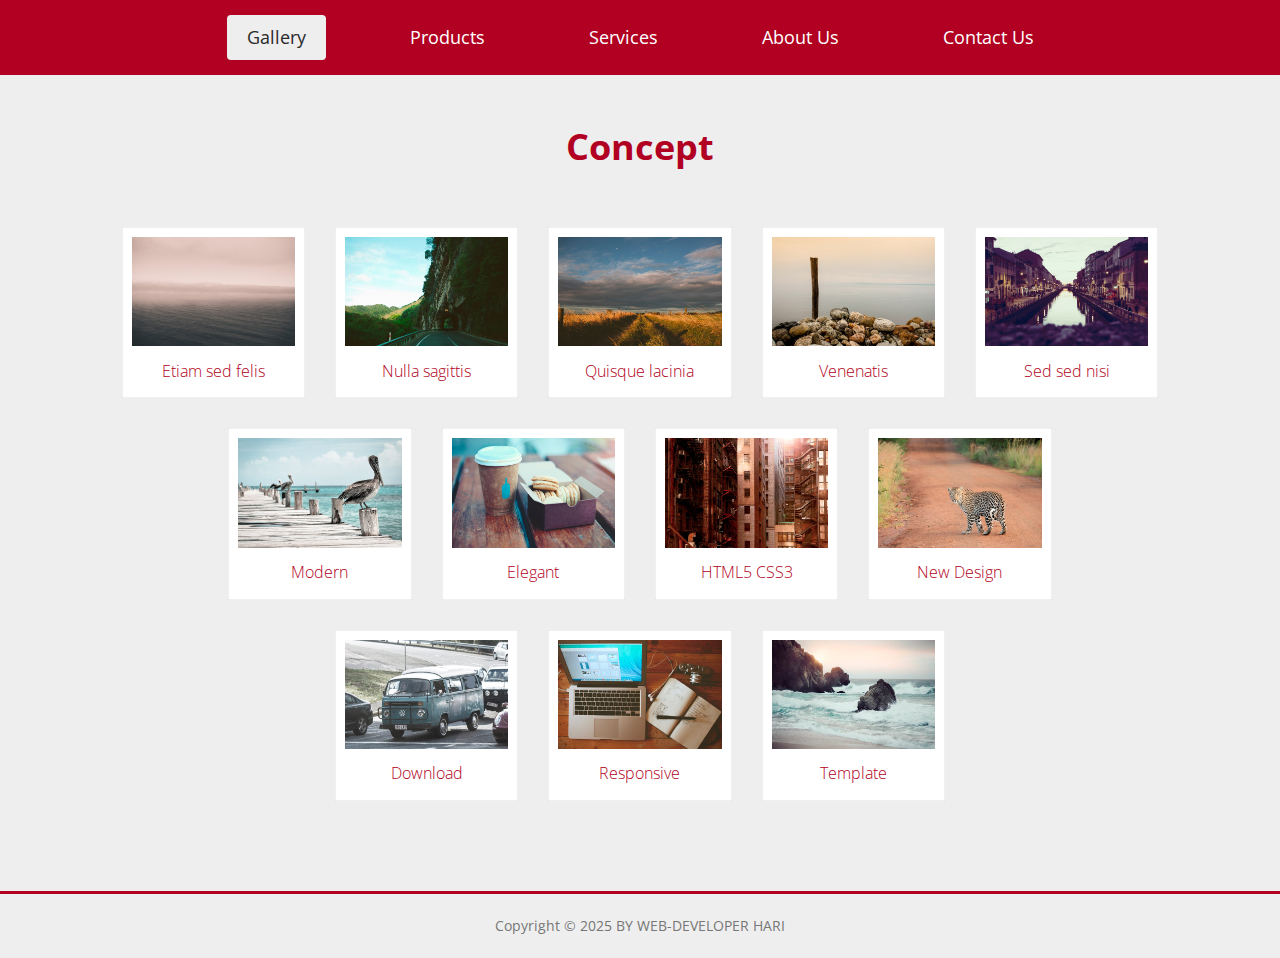
<file: GALLERY WEBSITE/index.html>
<!DOCTYPE html>
<!--[if lt IE 7]> <html class="no-js lt-ie9 lt-ie8 lt-ie7" lang="en"> 
<![endif]-->
<!--[if IE 7]> <html class="no-js lt-ie9 lt-ie8" lang="en"> 
<![endif]-->
<!--[if IE 8]> <html class="no-js lt-ie9" lang="en"> <![endif]-->
<!--[if gt IE 8]><!--> <html class="no-js" lang="en"> <!--<![endif]-->
<head>

	<title>IMAGE-GALLERY BY HARISH</title>
    <meta name="keywords" content="" />
	<meta name="description" content="" />
<!-- 
Concept Template 

-->
    <meta name="viewport" content="width=device-width, initial-scale=1.0">
    <meta charset="UTF-8">

    <link href='http://fonts.googleapis.com/css?family=Open+Sans:400italic,600italic,700italic,400,600,700,800' rel='stylesheet' type='text/css'>

	<!-- CSS Bootstrap & Custom -->
    <link rel="stylesheet" href="css/bootstrap.min.css">
    <link rel="stylesheet" href="css/animate.css">
    <link rel="stylesheet" href="css/font-awesome.min.css">
	<link rel="stylesheet" href="css/templatemo_misc.css">

	<!-- Main CSS -->
	<link rel="stylesheet" href="css/templatemo_style.css">

	<!-- Favicons -->
    <link rel="shortcut icon" href="images/ico/favicon.ico">

</head>
<body>
	

	<div class="site-header">
		<div class="main-navigation">
			<div class="responsive_menu">
				<ul>
					<li><a class="show-1 templatemo_home" href="#">Gallery</a></li>
					<li><a class="show-2 templatemo_page2" href="#">Products</a></li>
					<li><a class="show-3 templatemo_page3" href="#">Services</a></li>
					<li><a class="show-4 templatemo_page4" href="#">About Us</a></li>
					<li><a class="show-5 templatemo_page5" href="#">Contact Us</a></li>
				</ul>
			</div>
			<div class="container">
				<div class="row">
					<div class="col-md-12 responsive-menu">
						<a href="#" class="menu-toggle-btn">
				            <i class="fa fa-bars"></i>
				        </a>
					</div> <!-- /.col-md-12 -->
					<div class="col-md-12 main_menu">
						<ul>
							<li><a class="show-1 templatemo_home" href="#">Gallery</a></li>
							<li><a class="show-2 templatemo_page2" href="#">Products</a></li>
							<li><a class="show-3 templatemo_page3" href="#">Services</a></li>
							<li><a class="show-4 templatemo_page4" href="#">About Us</a></li>
							<li><a class="show-5 templatemo_page5" href="#">Contact Us</a></li>
						</ul>
					</div> <!-- /.col-md-12 -->
				</div> <!-- /.row -->
			</div> <!-- /.container -->
		</div> <!-- /.main-navigation -->
		<div class="container">
			<div class="row">
				<div class="col-md-12 text-center">
					<a href="#" class="templatemo_logo">
						<h1>Concept</h1>
					</a> <!-- /.logo -->
				</div> <!-- /.col-md-12 -->
			</div> <!-- /.row -->
		</div> <!-- /.container -->
	</div> <!-- /.site-header -->
	
	<div id="menu-container">

		<div class="content homepage" id="menu-1">
			<div class="container-fluid">
				<div class="row">
					<div class="col-md-2 col-sm-6 col-md-offset-1">
						<div class="gallery-item">
								<img src="images/gallery/gallery-item1.jpg" alt="image 1">
								<div class="overlay">
									<a href="images/gallery/gallery-item1.jpg" data-rel="lightbox" class="fa fa-expand"></a>
								</div>
							<div class="content-gallery">
								<h3>Etiam sed felis</h3>
							</div>
						</div> <!-- /.gallery-item -->
					</div> <!-- /.col-md-2 -->
					<div class="col-md-2 col-sm-6">
						<div class="gallery-item">
							<div class="image">
								<div class="overlay">
									<a href="images/gallery/gallery-item2.jpg" data-rel="lightbox" class="fa fa-expand"></a>
								</div>
								<img src="images/gallery/gallery-item2.jpg" alt="image 2">
							</div>
							<div class="content-gallery">
								<h3>Nulla sagittis</h3>
							</div>
						</div> <!-- /.gallery-item -->
					</div> <!-- /.col-md-2 -->
					<div class="col-md-2 col-sm-6">
						<div class="gallery-item">
							<div class="image">
								<div class="overlay">
									<a href="images/gallery/gallery-item3.jpg" data-rel="lightbox" class="fa fa-expand"></a>
								</div>
								<img src="images/gallery/gallery-item3.jpg" alt="image 3">
							</div>
							<div class="content-gallery">
								<h3>Quisque lacinia</h3>
							</div>
						</div> <!-- /.gallery-item -->
					</div> <!-- /.col-md-2 -->
					<div class="col-md-2 col-sm-6">
						<div class="gallery-item">
							<div class="image">
								<div class="overlay">
									<a href="images/gallery/gallery-item4.jpg" data-rel="lightbox" class="fa fa-expand"></a>
								</div>
								<img src="images/gallery/gallery-item4.jpg" alt="image 4">
							</div>
							<div class="content-gallery">
								<h3>Venenatis</h3>
							</div>
						</div> <!-- /.gallery-item -->
					</div> <!-- /.col-md-2 -->
					<div class="col-md-2 col-sm-6">
						<div class="gallery-item">
							<div class="image">
								<div class="overlay">
									<a href="images/gallery/gallery-item5.jpg" data-rel="lightbox" class="fa fa-expand"></a>
								</div>
								<img src="images/gallery/gallery-item5.jpg" alt="image 5">
							</div>
							<div class="content-gallery">
								<h3>Sed sed nisi</h3>
							</div>
						</div> <!-- /.gallery-item -->
					</div> <!-- /.col-md-2 -->
					<div class="col-md-2 col-sm-6 col-md-offset-2">
						<div class="gallery-item">
							<div class="image">
								<div class="overlay">
									<a href="images/gallery/gallery-item6.jpg" data-rel="lightbox" class="fa fa-expand"></a>
								</div>
								<img src="images/gallery/gallery-item6.jpg" alt="image 6">
							</div>
							<div class="content-gallery">
								<h3>Modern</h3>
							</div>
						</div> <!-- /.gallery-item -->
					</div> <!-- /.col-md-2 -->
					<div class="col-md-2 col-sm-6">
						<div class="gallery-item">
							<div class="image">
								<div class="overlay">
									<a href="images/gallery/gallery-item7.jpg" data-rel="lightbox" class="fa fa-expand"></a>
								</div>
								<img src="images/gallery/gallery-item7.jpg" alt="image 7">
							</div>
							<div class="content-gallery">
								<h3>Elegant</h3>
							</div>
						</div> <!-- /.gallery-item -->
					</div> <!-- /.col-md-2 -->
					<div class="col-md-2 col-sm-6">
						<div class="gallery-item">
							<div class="image">
								<div class="overlay">
									<a href="images/gallery/gallery-item8.jpg" data-rel="lightbox" class="fa fa-expand"></a>
								</div>
								<img src="images/gallery/gallery-item8.jpg" alt="image 8">
							</div>
							<div class="content-gallery">
								<h3>HTML5 CSS3</h3>
							</div>
						</div> <!-- /.gallery-item -->
					</div> <!-- /.col-md-2 -->
					<div class="col-md-2 col-sm-6">
						<div class="gallery-item">
							<div class="image">
								<div class="overlay">
									<a href="images/gallery/gallery-item9.jpg" data-rel="lightbox" class="fa fa-expand"></a>
								</div>
								<img src="images/gallery/gallery-item9.jpg" alt="image 9">
							</div>
							<div class="content-gallery">
								<h3>New Design</h3>
							</div>
						</div> <!-- /.gallery-item -->
					</div> <!-- /.col-md-2 -->
					<div class="col-md-2 col-sm-6 col-md-offset-3">
						<div class="gallery-item">
							<div class="image">
								<div class="overlay">
									<a href="images/gallery/gallery-item10.jpg" data-rel="lightbox" class="fa fa-expand"></a>
								</div>
								<img src="images/gallery/gallery-item10.jpg" alt="image 10">
							</div>
							<div class="content-gallery">
								<h3>Download</h3>
							</div>
						</div> <!-- /.gallery-item -->
					</div> <!-- /.col-md-2 -->
					<div class="col-md-2 col-sm-6">
						<div class="gallery-item">
							<div class="image">
								<div class="overlay">
									<a href="images/gallery/gallery-item11.jpg" data-rel="lightbox" class="fa fa-expand"></a>
								</div>
								<img src="images/gallery/gallery-item11.jpg" alt="image 11">
							</div>
							<div class="content-gallery">
								<h3>Responsive</h3>
							</div>
						</div> <!-- /.gallery-item -->
					</div> <!-- /.col-md-2 -->
					<div class="col-md-2 col-sm-6">
						<div class="gallery-item">
							<div class="image">
								<div class="overlay">
									<a href="images/gallery/gallery-item12.jpg" data-rel="lightbox" class="fa fa-expand"></a>
								</div>
								<img src="images/gallery/gallery-item12.jpg" alt="image 12">
							</div>
							<div class="content-gallery">
								<h3>Template</h3>
							</div>
						</div> <!-- /.gallery-item -->
					</div> <!-- /.col-md-2 -->
				</div> <!-- /.row -->
			</div> <!-- /.slide-item -->
		</div> <!-- /.homepage -->

		<div class="content products" id="menu-2">
			<div class="container">
					<div class="row">
						<div class="col-md-4 col-sm-6">
							<div class="product-item">
								<img src="images/products/product1.jpg" alt="product 1">
								<a href="#" class="product-title">Vestibulum ante ipsum primis</a>
								<p>This is free <a href="#">HTML5 Template</a> by templatemo and you can use it for any website.</p>
							</div> <!-- /.product-item -->
						</div> <!-- /.col-md-4 -->
						<div class="col-md-4 col-sm-6">
							<div class="product-item">
								<img src="images/products/product2.jpg" alt="product 2">
								<a href="#" class="product-title">Nunc pulvinar leo nec</a>
								<p>Morbi nec mauris quis massa luctus consequat sit amet luctus metus. Etiam sollicitudin leo.</p>
							</div> <!-- /.product-item -->
						</div> <!-- /.col-md-4 -->
                        
						<div class="col-md-4 col-sm-6">
							<div class="product-item">
								<img src="images/products/product3.jpg" alt="product 3">
								<a href="#" class="product-title">Curabitur mollis dignissim</a>
								<p>Cras convallis erat vitae odio. Pellentesque rutrum nisl dui, dignissim accumsan nisl.</p>
							</div> <!-- /.product-item -->
						</div> <!-- /.col-md-4 -->
						<div class="col-md-4 col-sm-6">
							<div class="product-item">
								<img src="images/products/product4.jpg" alt="product 4">
								<a href="#" class="product-title">Morbi venenatis nunc</a>
								<p>Nulla vel est in sapien dictum vestibulum eu ac enim. Proin pharetra mi eget sem bibendum.</p>
							</div> <!-- /.product-item -->
						</div> <!-- /.col-md-4 -->
                        
						<div class="col-md-4 col-sm-6">
							<div class="product-item">
								<img src="images/products/product5.jpg" alt="product 5">
								<a href="#" class="product-title">Phasellus id elementum</a>
								<p>Etiam sed felis id eros imperdiet tempus. Mauris sit amet metus risus. Vestibulum mi velit.</p>
							</div> <!-- /.product-item -->
						</div> <!-- /.col-md-4 -->
						<div class="col-md-4 col-sm-6">
							<div class="product-item">
								<img src="images/products/product6.jpg" alt="product 6">
								<a href="#" class="product-title">Donec ullamcorper</a>
								<p>Lorem ipsum dolor sit amet, consectetur adipisicing elit. Nostrum, animi quia voluptatem.</p>
							</div> <!-- /.product-item -->
						</div> <!-- /.col-md-4 -->
					</div> <!-- /.row -->
			</div> <!-- /.slide-item -->
		</div> <!-- /.products -->

		<div class="content services" id="menu-3">
			<div class="container">
				<div class="row">
					<div class="col-md-9 col-sm-10">
						<div class="inner-content">
							<div class="toggle-content" id="tab1">
								<h2 class="page-title">Our Services</h2>
								<p>Proin accumsan, velit at pretium eleifend, lectus neque volutpat tortor, at placerat arcu odio vitae nisl. Curabitur dui ipsum, varius lobortis eros eget, faucibus faucibus nisl. <a href="#">Donec tincidunt</a> est a scelerisque suscipit. Vivamus sit amet purus at ante mollis mattis a at ante. Praesent purus metus, aliquet non porta sit amet, ultrices sit amet purus. Phasellus vitae orci diam. Cras sit amet gravida neque, auctor lobortis nibh.</p>
								<ul>
									<li>Lorem ipsum dolor sit amet, consectetur adipisicing elit.</li>
									<li>Aliquid, beatae, ea delectus asperiores nostrum tempora nihil facere.</li>
									<li>Consequatur nesciunt dolorem deserunt necessitatibus.</li>
									<li>Iste laboriosam qui pariatur cum sint modi.</li>
								</ul>
								<p>Concept is <a href="#">free responsive template</a> based on <a rel="nofollow" href="http://getbootstrap.com">Bootstrap</a> framework. Gallery page is integrated with <a rel="nofollow" href="https://github.com/duncanmcdougall/Responsive-Lightbox">responsive lightbox</a>. Credit goes to <a rel="nofollow" href="http://unsplash.com">Unsplash</a> for all images featured in this template. This template can be viewed in mobile phones or tablets. Feel free to use this layout for your websites.</p>
							</div> <!-- /.toggle-content -->
							<div class="toggle-content" id="tab2">
								<h2 class="page-title">Our Support</h2>
								<p>Quisque vestibulum sed mauris vel aliquet. Etiam in purus a massa mattis bibendum. Donec dolor odio, porttitor molestie euismod dictum, ultrices vel ipsum. Phasellus id sollicitudin erat. Nullam imperdiet sed metus iaculis dapibus. <a href="#">Duis pharetra</a> feugiat metus in sollicitudin.</p>
                                <p>Proin cursus dapibus ipsum, vel congue tellus malesuada aliquam. Nullam id arcu urna. Donec at velit vel velit ultricies accumsan. Integer commodo dui libero, vitae rhoncus ante porttitor ac. Pellentesque sit amet lectus eros. <a href="#">Aliquam placerat</a> varius quam sed aliquam. Curabitur turpis diam, iaculis sit amet auctor ut, cursus quis velit. Mauris non risus vitae purus sodales rhoncus.</p>
                                <p>Sed feugiat a turpis vitae porttitor. Proin placerat vitae enim ac scelerisque. Cras ac lectus hendrerit, pellentesque metus ut, molestie diam. Nam vitae bibendum velit, eu fermentum dui. In sodales dolor interdum egestas consequat. Integer id dolor nulla. Donec nec ante mauris.</p>
							</div> <!-- /.toggle-content -->
							<div class="toggle-content" id="tab3">
								<h2 class="page-title">Testimonials</h2>
								<p>Duis interdum eros elit, ut semper massa imperdiet vitae. Pellentesque habitant morbi tristique senectus et netus et malesuada fames ac turpis egestas. Ut pretium vehicula est tristique volutpat. Duis ac felis quis augue dapibus hendrerit. Vivamus pretium, felis sed dignissim commodo, quam turpis commodo ipsum, at varius nisi risus ut dolor. Mauris quam purus, molestie ac urna eu, sagittis sagittis dui.</p>
                                <p><a href="#">Integer risus mauris</a>, fermentum ac risus eu, vehicula tempus augue. Morbi egestas nulla turpis, non sollicitudin justo interdum ac. Pellentesque elementum, urna bibendum semper ullamcorper, lorem justo gravida arcu, ut pellentesque nulla orci in neque. Curabitur in commodo sem, rhoncus lobortis mi. Maecenas sit amet arcu sapien.</p>
                                <p>Phasellus molestie molestie metus quis elementum. Cras dictum rutrum arcu id interdum. Vivamus suscipit suscipit mauris eget feugiat. Sed sagittis enim id tempus vulputate. Aliquam erat volutpat. In quis neque sodales, pulvinar turpis sed, lacinia sem.</p>
							</div> <!-- /.toggle-content -->
						</div> <!-- /.inner-content -->
					</div> <!-- /.col-md-9 -->
					<div class="col-md-3 col-sm-2">
						<div id="icons">
							<ul class="tabs">
								<li>
									<a href="#tab1" class="icon-item">
										<i class="fa fa-cogs"></i>
										<span>Services</span>
									</a> <!-- /.icon-item -->
								</li>
								<li>
									<a href="#tab2" class="icon-item">
										<i class="fa fa-leaf"></i>
										<span>Our Support</span>
									</a> <!-- /.icon-item -->
								</li>
								<li>
									<a href="#tab3" class="icon-item">
										<i class="fa fa-users"></i>
										<span>Testimonials</span>
									</a> <!-- /.icon-item -->
								</li>
							</ul>
						</div> <!-- /.icons -->
					</div> <!-- /.col-md-3 -->
				</div> <!-- /.row -->
			</div> <!-- /.container -->
		</div> <!-- /.services -->

		<div class="content about" id="menu-4">
			<div class="container">
				<div class="row">
					<div class="col-md-9 col-sm-10">
						<div class="about-us-content">
							<div class="toggle-content" id="tab4">
								<h2 class="page-title">Our History</h2>
                                
								<p><img src="images/products/product4.jpg" alt="product 4" class="img-responsive img_left">Vivamus eleifend vestibulum auctor. Nam ac leo sed nulla iaculis commodo sit amet a ligula. <a href="#">Proin consequat</a> magna nec sodales hendrerit. Nam commodo mi dolor, quis egestas lectus viverra eu. Cras accumsan ultrices turpis et lacinia. Sed non lobortis purus. Phasellus consequat, magna id rutrum lacinia, magna urna malesuada magna, ut fringilla odio sapien at nunc. <a href="#">Proin nisl purus</a>, semper at fermentum sit amet, vehicula eget dolor. Integer sodales vehicula magna mattis semper. Etiam pellentesque semper mi vitae tempus. Praesent ut metus sed lacus egestas blandit eget gravida enim. Ut rutrum suscipit velit sit amet tempor. Donec rutrum, lacus non blandit rhoncus, nisi orci tempus risus, non vehicula enim lacus et est. In non gravida metus. Duis augue mauris, ullamcorper quis blandit sit amet, laoreet sed dui.</p>
								<ul>
									<li>Cras quis nibh vitae ligula venenatis blandit ut eleifend nunc.</li>
									<li>Morbi imperdiet mauris ut dolor pellentesque egestas.</li>
									<li>Ut ultrices lorem quis tellus malesuada blandit.</li>
									<li>Donec pharetra ante in sodales semper.</li>
                                    <li>Nam vitae bibendum velit, eu fermentum dui.</li>
								</ul>
							</div> <!-- /.toggle-content -->
							<div class="toggle-content" id="tab5">
								<h2 class="page-title">Our Team</h2>
								<p><img src="images/products/product2.jpg" alt="product 2" class="img-responsive img_right">Duis purus mauris, tincidunt at consectetur non, tristique sodales ligula. Cras congue cursus risus, nec tempus mi porta eget. Cras ante metus, aliquam tincidunt eros sed, dignissim hendrerit est. Phasellus fringilla sit amet dui eu convallis. Mauris tristique, metus eget auctor tempor, elit odio vehicula mi, ac placerat lectus augue eu arcu. Interdum et malesuada fames ac ante ipsum primis in faucibus. Pellentesque habitant morbi tristique senectus et netus et malesuada fames ac turpis egestas. Mauris eu porta urna, a commodo leo. <a href="#">Phasellus porttitor</a>, nisl vitae molestie euismod, magna lorem porta ante, eu commodo nisl orci ut nisi. Curabitur imperdiet, arcu vitae tincidunt viverra, velit elit aliquam metus, sed ultrices metus odio sed nunc.</p>
                                <p>Etiam lectus tortor, lobortis eu mattis nec, eleifend a nunc. Quisque consequat lectus sed imperdiet vulputate. Vivamus tristique non elit eu faucibus. Nam et arcu vestibulum, bibendum risus vitae, gravida libero. Suspendisse sed lacus neque. Nullam arcu elit, luctus ut enim et, eleifend varius dui. Fusce sit amet convallis lacus. Quisque vel ultricies libero. Morbi at tempor nisi.</p>
							</div> <!-- /.toggle-content -->
							<div class="toggle-content" id="tab6">
								<h2 class="page-title">Our Workspace</h2>
								<p><img src="images/products/product6.jpg" alt="product 6" class="img-responsive img_left">Labore, libero itaque quisquam officiis earum. Eaque, facilis, quibusdam, ab, voluptates quaerat dignissimos totam nam consequuntur labore explicabo temporibus atque aliquid asperiores error impedit repudiandae est nemo omnis sequi quae eius quos repellat doloribus cumque nulla sunt maxime ducimus commodi animi placeat quo debitis earum illum numquam inventore aspernatur necessitatibus voluptatum delectus maiores laboriosam magni ex illo quod corporis hic consectetur odio suscipit fugit qui aperiam. Sequi, quos, nam quam debitis architecto doloribus rerum illum magnam culpa ex eius nobis ducimus aspernatur aliquid laborum deleniti distinctio temporibus quae.</p> 
                                <p>Quisque consequat lectus sed imperdiet vulputate. <a href="#">Vivamus tristique</a> non elit eu faucibus. Nam et arcu vestibulum, bibendum risus vitae, gravida libero. Suspendisse sed lacus neque. Nullam arcu elit, luctus ut enim et, eleifend varius dui.</p>
							</div> <!-- /.toggle-content -->
						</div> <!-- /.inner-content -->
					</div> <!-- /.col-md-9 -->
					<div class="col-md-3 col-sm-2">
						<div id="icons-about">
							<ul class="tabs">
								<li>
									<a href="#tab4" class="icon-item">
										<i class="fa fa-umbrella"></i>
										<span>Our History</span>
									</a> <!-- /.icon-item -->
								</li>
								<li>
									<a href="#tab5" class="icon-item">
										<i class="fa fa-camera"></i>
										<span>Our Team</span>
									</a> <!-- /.icon-item -->
								</li>
								<li>
									<a href="#tab6" class="icon-item">
										<i class="fa fa-coffee"></i>
										<span>Our Workspace</span>
									</a> <!-- /.icon-item -->
								</li>
							</ul>
						</div> <!-- /.icons -->
					</div> <!-- /.col-md-3 -->
				</div> <!-- /.row -->
			</div> <!-- /.container -->
		</div> <!-- /.services -->

		<div class="content contact" id="menu-5">
			<div class="container">
				<div class="row">
					<div class="col-md-6">
						<div class="widget-content">
							<div class="page-title">Contact Us</div>
							<div class="contact-form">
								<fieldset>
									<input id="name" type="text" name="name" placeholder="Name" maxlength="40">
								</fieldset>
								<fieldset>
									<input type="email" name="email" id="email" placeholder="Email" maxlength="30">
								</fieldset>
								<fieldset>
									<input type="text" name="subject" id="subject" placeholder="Subject" maxlength="60">
								</fieldset>
								<fieldset>
									<textarea name="comments" id="comments" placeholder="Message"></textarea>
								</fieldset>
								<fieldset>
									<input type="submit" name="send" value="Send Message" id="submit" class="button">
								</fieldset>
							</div> <!-- /.contact-form -->
						</div> <!-- /.inner-content -->
					</div> <!-- /.col-md-6 -->
					<div class="col-md-6">
						<div class="widget-content">
							<div class="page-title">Our Location</div>

							

                            <div class="contact-information">
                            	<div class="row">
                            		<div class="col-md-6 col-sm-6">
                            			<p>PONDICHERRY - 605 110</p>
                            		</div> <!-- /.col-md-6 -->
                            		<div class="col-md-6 col-sm-6 text-right">
                            			<ul>
                            				<li>Tel: +91 7418436190</li>
                            				<li>Email: harishb20024@gmail.com</li>
                            			</ul>
                            		</div> <!-- /.col-md-6 -->
                            	</div> <!-- /.row -->
                            </div> <!-- /.contact-information -->
						</div> <!-- /.inner-content -->
					</div> <!-- /.col-md-6 -->
				</div> <!-- /.row -->
			</div> <!-- /.container -->
		</div> <!-- /.contact -->

	</div> <!-- /#menu-container -->

	<div id="templatemo_footer">
		<div class="container">
			<div class="row">
				<div class="col-md-12 text-center">
					<p>Copyright &copy; 2025 BY WEB-DEVELOPER HARI</p>
				</div> <!-- /.col-md-12 -->
			</div> <!-- /.row -->
		</div> <!-- /.container -->
	</div> <!-- /.templatemo_footer -->

	<!-- Scripts -->
	<script src="js/jquery-1.10.2.min.js"></script>
    <script src="js/jquery-migrate-1.2.1.min.js"></script>
    <script src="js/modernizr.js"></script>
	<script src="js/bootstrap.js"></script>
	<script src="js/tabs.js"></script>
	<script src="js/jquery.lightbox.js"></script>
	<script src="js/templatemo_custom.js"></script>
	
</body>
</html>
</file>
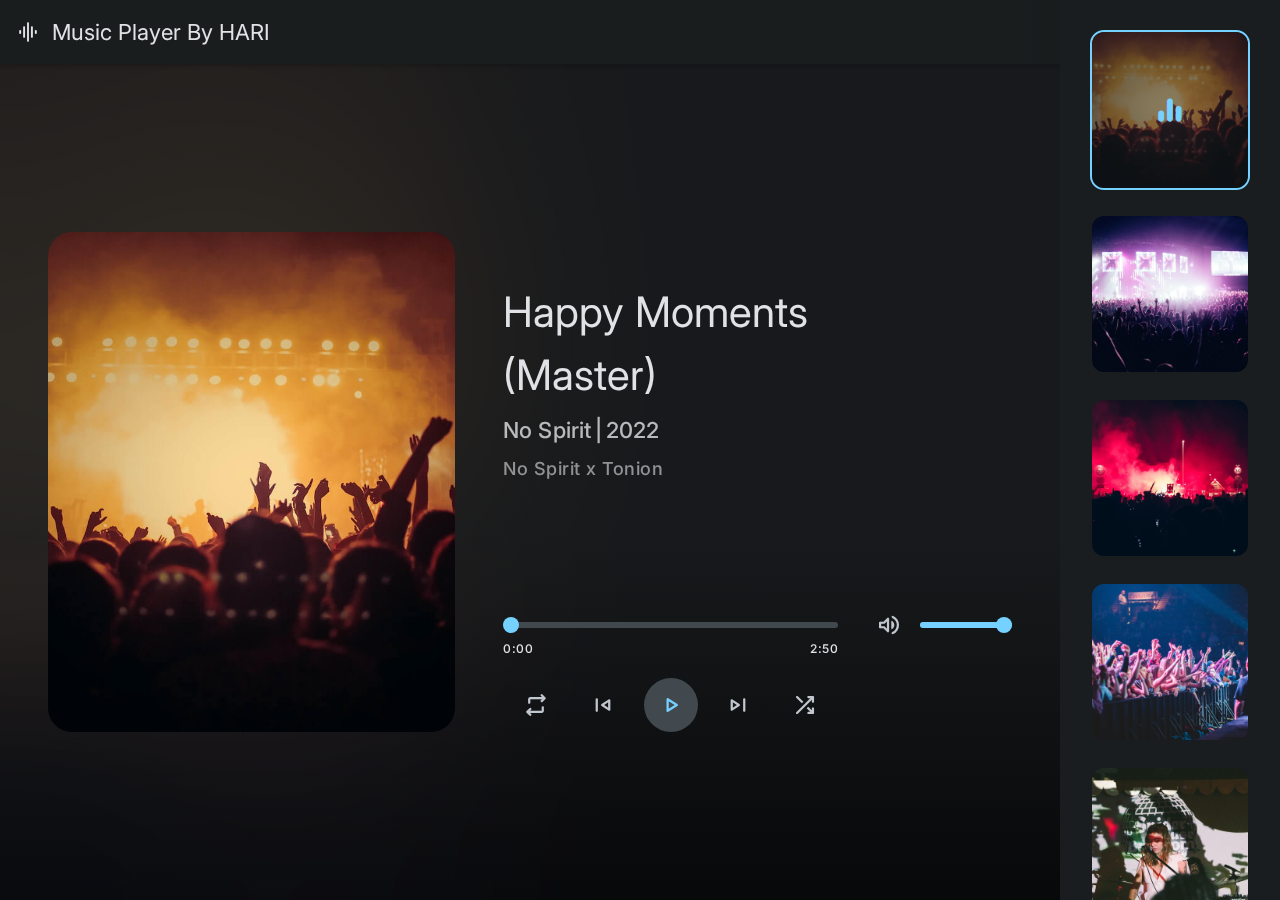
<file: MUSIC PLAYER/index.html>
<!DOCTYPE html>
<html lang="en">

<head>
  <meta charset="UTF-8">
  <meta http-equiv="X-UA-Compatible" content="IE=edge">
  <meta name="viewport" content="width=device-width, initial-scale=1.0">

  <!-- 
    - primary meta tags
  -->
  <title>Music Player By  HARI</title>
  <meta name="title" content="Music Player">
  <meta name="description" content="A web music player html template made by codewithsadee">

  <!-- 
    - favicon
  -->
  <link rel="shortcut icon" href="./favicon.svg" type="image/svg+xml">

  <!-- 
    - google font link
  -->
  <link rel="preconnect" href="https://fonts.googleapis.com">
  <link rel="preconnect" href="https://fonts.gstatic.com" crossorigin>
  <link href="https://fonts.googleapis.com/css2?family=Inter:wght@400;500&display=swap" rel="stylesheet">

  <!-- 
    - material icon font
  -->
  <link rel="stylesheet"
    href="https://fonts.googleapis.com/css2?family=Material+Symbols+Rounded:opsz,wght,FILL,GRAD@24,400,0,-25" />

  <!-- 
    - custom css link
  -->
  <link rel="stylesheet" href="./assets/css/style.css">

</head>

<body>

  <!-- 
    - #TOP APP BAR
  -->

  <div class="top-bar wrapper">

    <div class="logo wrapper">
      <span class="material-symbols-rounded">graphic_eq</span>

      <h1 class="title-lg">Music Player By HARI</h1>
    </div>

    <div class="top-bar-actions">
      <button class="btn-icon" data-playlist-toggler>
        <span class="material-symbols-rounded">queue_music</span>
      </button>
    </div>

  </div>





  <main>
    <article>

      <!-- 
        - #PLAYER
      -->

      <div class="player">
        <div class="container">

          <figure class="music-banner">
            <img src="./assets/images/poster-1.jpg" width="800" height="800" alt="Happy Moments (Master) Album Poster"
              class="img-cover" data-player-banner>
          </figure>

          <div class="music-content">

            <h2 class="headline-sm" data-title>Happy Moments (Master)</h2>

            <p class="label-lg label-wrapper wrapper">
              <span data-album>No Spirit</span>

              <span data-year>2022</span>
            </p>

            <p class="label-md artist" data-artist>No Spirit x Tonion</p>

            <div class="seek-control">

              <div>
                <div class="range-wrapper">
                  <input type="range" step="1" max="60" value="0" class="range" data-range data-seek>

                  <div class="range-fill" data-range-fill></div>
                </div>

                <div class="duration-label wrapper">
                  <span class="label-md" data-running-time>0:00</span>

                  <span class="label-md" data-duration>1:00</span>
                </div>
              </div>

              <div class="volume">
                <button class="btn-icon" data-volume-btn>
                  <span class="material-symbols-rounded">volume_up</span>
                </button>

                <div class="range-wrapper">
                  <input type="range" step="0.05" max="1" value="1" class="range" data-range data-volume>

                  <div class="range-fill" data-range-fill></div>
                </div>
              </div>

            </div>

            <div class="player-control wrapper">

              <button class="btn-icon toggle" data-repeat>
                <span class="material-symbols-rounded default-icon">repeat</span>
                <span class="material-symbols-rounded active-icon">repeat_one</span>
              </button>

              <button class="btn-icon" data-skip-prev>
                <span class="material-symbols-rounded">skip_previous</span>
              </button>

              <button class="btn-icon play" data-play-btn>
                <span class="material-symbols-rounded default-icon">play_arrow</span>
                <span class="material-symbols-rounded active-icon">pause</span>
              </button>

              <button class="btn-icon" data-skip-next>
                <span class="material-symbols-rounded">skip_next</span>
              </button>

              <button class="btn-icon toggle" data-shuffle>
                <span class="material-symbols-rounded">shuffle</span>
              </button>

            </div>

          </div>

        </div>
      </div>





      <!-- 
        - #PLAYLIST
      -->

      <div class="playlist" data-playlist>

        <ul class="music-list" data-music-list></ul>

      </div>

      <div class="overlay" data-playlist-toggler data-overlay></div>

    </article>
  </main>





  <!-- 
    - custom js link
  -->
  <script src="./assets/js/script.js"></script>

</body>

</html>
</file>
<file: GALLERY WEBSITE/css/templatemo_style.css>
/* 

Concept Template 

http://www.templatemo.com/tm-397-concept 

*/

.site-header .main-navigation ul, .services #icons ul, .about #icons-about ul {
  padding: 0;
  margin: 0;
  list-style: none;
}

.templatemo_clear { clear: both; }
.img_left {	float: left; margin-right: 20px; margin-bottom: 15px; }
.img_right { float: right; margin-left: 20px; margin-bottom: 15px; }

html, body, div, span, applet, object, iframe,
h1, h2, h3, h4, h5, h6, p, blockquote, pre,
a, abbr, acronym, address, big, cite, code,
del, dfn, em, img, ins, kbd, q, s, samp,
small, strike, strong, sub, sup, tt, var,
b, u, i, center,
dl, dt, dd, ol, ul, li,
fieldset, form, label, legend,
table, caption, tbody, tfoot, thead, tr, th, td,
article, aside, canvas, details, embed,
figure, figcaption, footer, header, hgroup,
menu, nav, output, ruby, section, summary,
time, mark, audio, video {
  margin: 0;
  padding: 0;
  border: 0;
  font-size: 100%;
  font: inherit;
  vertical-align: baseline;
}

/* HTML5 display-role reset for older browsers */
article, aside, details, figcaption, figure,
footer, header, hgroup, menu, nav, section {
  display: block;
}

body {
  line-height: 1;
}

ol, ul {
  list-style: none;
}

blockquote, q {
  quotes: none;
}

blockquote:before, blockquote:after,
q:before, q:after {
  content: '';
  content: none;
}

table {
  border-collapse: collapse;
  border-spacing: 0;
}

*, *:before, *:after {
  -moz-box-sizing: border-box;
  -webkit-box-sizing: border-box;
  box-sizing: border-box;
}

body {
  background-color: #eeeeee;
  font-family: 'Open Sans', Arial, sans-serif;
  color: #777777;
  font-size: 14px;
  line-height: 1.75em;
}

a {
  color: #b10021;
}
a:active, a:visited, a:link {
  outline: 0;
  border: 0;
  text-decoration: none;
}
a:hover {
  text-decoration: none;
  color: #2a2a2a;
}

input, textarea {
  padding: 10px;
  border: 1px solid #cfcfcf !important;
}

.content {
  display: none;
  margin-top: 60px;
}

.inner-content, .widget-content, .about-us-content {
  background-color: white;
  padding: 30px;
  border: 1px solid #cfcfcf;
}

.page-title {
  color: #b10021;
  font-size: 24px;
  font-weight: 600;
}

.homepage {
  display: block;
}

.products {
  display: block;
}

.panel {
  background-color: transparent;
  box-shadow: none;
}

.site-header .main-navigation {
  display: block;
  background-color: #b10021;
  text-align: center;
  padding: 15px 0;
}
.site-header .main-navigation ul li {
  display: inline-block;
  margin-right: 60px;
}
.site-header .main-navigation ul li:last-child {
  margin-right: 0px !important;
}
.site-header .main-navigation ul li a {
  padding: 10px 20px;
  display: inline-block;
  color: white;
  font-size: 18px;
}
.site-header .main-navigation ul li a.active {
  background-color: #eeeeee;
  color: #2a2a2a;
  -webkit-border-radius: 4px;
  -moz-border-radius: 4px;
  -ms-border-radius: 4px;
  border-radius: 4px;
}
.site-header .templatemo_logo {
  margin-top: 60px;
  display: inline-block;
  font-size: 36px;
  font-weight: 700;
}

a.menu-toggle-btn {
  padding: 15px 0;
  display: block;
  color: white;
  font-size: 28px;
}

.responsive-menu {
  display: none;
}

.responsive_menu {
  display: none;
  background-color: #2a2a2a;
}
.responsive_menu ul li {
  display: block !important;
  margin: 0 !important;
  border-bottom: 1px solid #444444;
}
.responsive_menu ul li a {
  padding: 20px 0 !important;
  display: block !important;
}

/*------------------------------------------------------
	Gallery Styles 
--------------------------------------------------------*/
.gallery-item {
  background-color: white;
  padding: 10px;
  -webkit-box-shadow: inset 0 0 1px #666;
  -moz-box-shadow: inset 0 0 1px #666;
  box-shadow: inset 0 0 1px #666;
  margin-bottom: 30px;
  position: relative;
  overflow: hidden;
}
.gallery-item .content-gallery {
  text-align: center;
}
.gallery-item .content-gallery h3 {
  color: #b10021;
  font-size: 16px;
  font-weight: 300;
  margin-top: 5px;
  padding-bottom: 5px;
  display: inline-block;
}
.gallery-item img {
  width: 100%;
}
.gallery-item .overlay {
  position: absolute;
  top: 0;
  left: 0;
  width: 100%;
  min-width: 100%;
  min-height: 100%;
  height: 100%;
  background-color: rgba(177, 0, 33, 0.9);
  display: block;
  -webkit-transition: all 50ms ease-in-out;
  -moz-transition: all 50ms ease-in-out;
  -ms-transition: all 50ms ease-in-out;
  -o-transition: all 50ms ease-in-out;
  transition: all 50ms ease-in-out;
}
.gallery-item .overlay a {
  color: #2a2a2a;
  width: 32px;
  height: 32px;
  background-color: white;
  -webkit-border-radius: 3px;
  -moz-border-radius: 3px;
  -ms-border-radius: 3px;
  border-radius: 3px;
  text-align: center;
  line-height: 32px;
  position: absolute;
  top: 50%;
  left: 50%;
  margin-top: -16px;
  margin-left: -16px;
}

/*------------------------------------------------------
	Products Styles 
--------------------------------------------------------*/
.product-item {
  background-color: white;
  padding: 10px;
  border: 1px solid #dddddd;
  margin-bottom: 30px;
  overflow: hidden;
}
.product-item img {
  width: 100%;
}
.product-item a.product-title {
  margin: 15px 0;
  display: inline-block;
  font-weight: 400;
  font-size: 18px;
}

/*------------------------------------------------------
	Services Styles 
--------------------------------------------------------*/
.services p {
  margin-top: 30px;
}
.services ul {
  margin-top: 30px;
}
.services ul li {
  margin-left: 20px;
}
.services ul li:before {
  content: "+";
  margin-right: 10px;
  color: #919191;
}
.services #icons {
  overflow: hidden;
}
.services #icons ul li {
  margin: 0;
}
.services #icons ul li:before {
  content: '';
  margin: 0;
}
.services #icons .icon-item {
  display: block;
  padding: 30px 25px;
  margin-bottom: 30px;
  background-color: #999999;
  cursor: pointer;
  text-align: center;
}
.services #icons .icon-item i {
  font-size: 24px;
  color: white;
}
.services #icons .icon-item span {
  margin-top: 25px;
  display: block;
  font-size: 18px;
  color: white;
  font-weight: 600;
}
.services #icons .active {
  background-color: #b10021;
}

/*------------------------------------------------------
	About Styles 
--------------------------------------------------------*/
.about p {
  margin-top: 30px;
}
.about ul {
  margin-top: 30px;
}
.about ul li {
  margin-left: 20px;
}
.about ul li:before {
  content: "+";
  margin-right: 10px;
  color: #919191;
}
.about #icons-about ul li {
  margin: 0;
}
.about #icons-about ul li:before {
  content: '';
  margin: 0;
}
.about #icons-about .icon-item {
  display: block;
  padding: 30px 25px;
  margin-bottom: 30px;
  background-color: #999999;
  cursor: pointer;
  text-align: center;
}
.about #icons-about .icon-item i {
  font-size: 24px;
  color: white;
}
.about #icons-about .icon-item span {
  margin-top: 25px;
  display: block;
  font-size: 18px;
  color: white;
  font-weight: 600;
}
.about #icons-about .active {
  background-color: #b10021;
}

/*------------------------------------------------------
	Contact Styles 
--------------------------------------------------------*/
.contact .widget-content {
  margin-bottom: 30px;
}

.contact-form {
  margin-top: 30px;
}
.contact-form input, .contact-form textarea {
  border: 0;
  outline: 0;
  margin-bottom: 20px;
  width: 100%;
  max-width: 100%;
}
.contact-form input.button {
  width: auto;
  border: 0 !important;
  background-color: #b10021;
  color: white;
  font-size: 16px;
  padding: 10px 20px;
  margin-bottom: 0;
}
.contact-form textarea {
  min-height: 140px;
}

.contact-information {
  margin-top: 30px;
}

#templatemo_map {
    width: 100%;
    height: 330px;
  	margin-top: 30px;
	margin-bottom: 10px;
}

#templatemo_footer {
  margin-top: 60px;
  border-top: 3px solid #b10021;
  padding: 20px 0;
  position: relative;
}

/*------------------------------------------------------
  RESPONSIVE STYLING 
--------------------------------------------------------*/
@media only screen and (max-width: 1000px) {
  .site-header .main-navigation {
    padding: 0;
  }
  .site-header .main-navigation .container {
    width: 100%;
  }

  .responsive-menu {
    display: block;
  }

  .main_menu {
    display: none;
  }

  .services #icons .icon-item span,
  .about #icons-about .icon-item span {
    display: none;
  }
}
@media only screen and (max-width: 760px) {
  .services #icons {
    margin-top: 50px;
  }

  .services #icons .icon-item span {
    display: inline-block;
    margin: 0 0 0 20px;
  }
  
  .about #icons-about {
    margin-top: 50px;
  }

  .about #icons-about .icon-item span {
    display: inline-block;
    margin: 0 0 0 20px;
  }
}
</file>
<file: MUSIC PLAYER/assets/css/style.css>
/*-----------------------------------*\
  #style.css
\*-----------------------------------*/

/**
 * copyright 2022 codewithsadee
 */





/*-----------------------------------*\
  #CUSTOM PROPERTY
\*-----------------------------------*/

:root {

  /**
   * colors
   */

  --eerie-black_a95: hsla(204, 9%, 11%, 0.95);
  --eerie-black_a50: hsla(204, 9%, 11%, 0.5);
  --eerie-black: hsl(204, 9%, 11%);
  --gainsboro: hsl(225, 7%, 89%);
  --charcoal: hsl(203, 9%, 28%);
  --silver-sand: hsl(208, 12%, 78%);
  --light-sky-blue: hsl(200, 100%, 73%);
  --prussian-blue: hsl(196, 100%, 14%);
  --black: hsl(0, 0%, 0%);
  --black_a50: hsla(0, 0%, 0%, 0.5);
  --black_a20: hsla(0, 0%, 0%, 0.2);
  --light-sky-blue_a8: hsla(200, 100%, 73%, 0.08);
  --light-sky-blue_a12: hsla(200, 100%, 73%, 0.12);
  --silver-sand_a8: hsla(208, 12%, 78%, 0.08);
  --silver-sand_a12: hsla(208, 12%, 78%, 0.12);
  
  --background: var(--eerie-black);
  --background-opacity: var(--eerie-black_a95);
  --on-background: var(--gainsboro);
  --surface-variant: var(--charcoal);
  --on-surface-variant: var(--silver-sand);
  --on-surface-variant-hover: var(--light-sky-blue_a8);
  --on-surface-variant-focus: var(--light-sky-blue_a12);
  --primary: var(--light-sky-blue);
  --on-primary: var(--prussian-blue);

  /**
   * gradient
   */

  --gradient: linear-gradient(180deg, hsla(204, 9%, 11%, 0.90) 60%, transparent 120%);

  /**
   * typography
   */

  --ff-inter: 'Inter', sans-serif;

  --headline-sm: 2.4rem;
  --title-lg: 2.2rem;
  --label-lg: 1.4rem;
  --label-md: 1.2rem;
  
  --fw-400: 400;
  --fw-500: 500;

  /**
   * box shadow
   */

  --shadow-1: 0 1px 4px 1px var(--black_a20);
  --shadow-2: 0 1px 4px 1px var(--black_a50);

  /**
   * border radius
   */

  --radius-24: 24px;
  --radius-16: 16px;
  --radius-12: 12px;
  --radius-pill: 100px;
  --radius-circle: 50%;

  /**
   * transition
   */

  --transition-1: 200ms cubic-bezier(0.2, 0, 0, 1);
  --transition-2: 300ms cubic-bezier(0.2, 0, 0, 1);

}





/*-----------------------------------*\
  #RESET
\*-----------------------------------*/

*,
*::before,
*::after {
  margin: 0;
  padding: 0;
  box-sizing: border-box;
}

li { list-style: none; }

a,
img,
span,
input,
button { display: block; }

a {
  text-decoration: none;
  color: inherit;
}

img { height: auto; }

input,
button {
  background: none;
  border: none;
  font: inherit;
}

input { width: 100%; }

button { cursor: pointer; }

html {
  font-family: var(--ff-inter);
  font-size: 10px;
  scroll-behavior: smooth;
}

body {
  background-color: var(--black);
  color: var(--on-background);
  font-size: 1.6rem;
  line-height: 1.5;
  min-height: 100vh;
  min-width: 250px;
  background-image: url("../images/poster-1.jpg");
  background-size: 150%;
  background-repeat: no-repeat;
  background-position: top;
  overflow: overlay;
}

body.modalActive { overflow: hidden; }

::-webkit-scrollbar { width: 8px; }

::-webkit-scrollbar-track { background: transparent; }

::-webkit-scrollbar-thumb {
  background-color: transparent;
  border-radius: var(--radius-pill);
}

body:hover::-webkit-scrollbar-thumb { background-color: var(--surface-variant); }





/*-----------------------------------*\
  #REUSED STYLE
\*-----------------------------------*/

.material-symbols-rounded {
  font-variation-settings: 'FILL' 0, 'wght' 400, 'GRAD' -25, 'opsz' 24;
  width: 1em;
  height: 1em;
  overflow: hidden;
  user-select: none;
}

.wrapper {
  display: flex;
  align-items: center;
}

.title-lg {
  font-size: var(--title-lg);
  font-weight: var(--fw-400);
}

.btn-icon {
  color: var(--on-surface-variant);
  width: 40px;
  height: 40px;
  display: grid;
  place-items: center;
  border-radius: var(--radius-circle);
}

.btn-icon:hover { background-color: var(--on-surface-variant-hover); }

.btn-icon:is(:focus, :focus-visible) {
  background-color: var(--on-surface-variant-focus);
}

.img-cover {
  width: 100%;
  height: 100%;
  object-fit: cover;
}

.headline-sm {
  font-size: var(--headline-sm);
  font-weight: var(--fw-400);
}

.label-lg,
.label-md { font-weight: var(--fw-500); }

.label-lg {
  font-size: var(--label-lg);
  letter-spacing: 0.1px;
}

.label-md {
  font-size: var(--label-md);
  letter-spacing: 0.5px;
}





/*-----------------------------------*\
  #TOP APP BAR
\*-----------------------------------*/

.top-bar {
  position: fixed;
  top: 0;
  left: 0;
  background-color: var(--background-opacity);
  min-width: 250px;
  width: 100%;
  height: 64px;
  padding-inline: 16px;
  justify-content: space-between;
  backdrop-filter: blur(50px);
  box-shadow: var(--shadow-1);
  z-index: 2;
}

.logo { gap: 12px; }





/*-----------------------------------*\
  #PLAYER
\*-----------------------------------*/

.volume { display: none; }

.player {
  --padding: 24px;
  background-image: var(--gradient);
  padding: var(--padding);
  padding-block-start: calc(64px + var(--padding));
  min-height: 100vh;
  display: flex;
  text-align: center;
  backdrop-filter: blur(30px);
  overflow: hidden;
}

.player .container {
  width: 100%;
  display: grid;
  grid-template-rows: 1fr max-content;
  gap: 24px;
}

.music-banner {
  aspect-ratio: 1 / 1;
  background-color: var(--surface-variant);
  max-width: 400px;
  margin-inline: auto;
  align-self: center;
  overflow: hidden;
  border-radius: var(--radius-24);
}

.label-wrapper {
  justify-content: center;
  opacity: 0.8;
  margin-block: 8px 4px;
}

.label-wrapper span:first-child::after {
  content: "|";
  display: inline-block;
  margin-inline: 4px;
}

.artist {
  opacity: 0.6;
  margin-block-end: 36px;
}

.seek-control { margin-block-end: 20px; }

.range-wrapper { position: relative; }

.range {
  appearance: none;
  cursor: pointer;
}

.range::-webkit-slider-runnable-track {
  appearance: none;
  background-color: var(--surface-variant);
  height: 6px;
  width: 100%;
  border-radius: var(--radius-pill);
}

.range-fill {
  content: "";
  position: absolute;
  top: 0;
  left: 0;
  width: 0;
  height: 6px;
  background-color: var(--primary);
  border-radius: var(--radius-pill);
  pointer-events: none;
}

.range::-webkit-slider-thumb {
  appearance: none;
  background-color: var(--primary);
  width: 16px;
  height: 16px;
  margin-block-start: -5px;
  border-radius: var(--radius-pill);
  transition: var(--transition-1);
}

.range::-webkit-slider-thumb:hover {
  box-shadow: 0 0 0 12px var(--on-surface-variant-hover);
}

.range::-webkit-slider-thumb:is(:focus, :focus-visible) {
  box-shadow: 0 0 0 12px var(--on-surface-variant-focus);
}

.duration-label {
  justify-content: space-between;
  margin-block-start: 12px;
}

.player-control { justify-content: space-evenly; }

.player-control .toggle.active { color: var(--primary); }

.player-control .play {
  background-color: var(--surface-variant);
  color: var(--primary);
}

.player-control .play.active {
  background-color: var(--primary);
  color: var(--on-primary);
}

.player-control .btn-icon.active .default-icon,
.player-control .btn-icon .active-icon { display: none; }

.player-control .btn-icon .default-icon,
.player-control .btn-icon.active .active-icon { display: block; }





/*-----------------------------------*\
  #PLAYLIST
\*-----------------------------------*/

.playlist {
  position: fixed;
  top: 0;
  right: -180px;
  width: 180px;
  height: 100vh;
  background-color: var(--background);
  padding: 28px;
  border-top-left-radius: var(--radius-16);
  border-bottom-left-radius: var(--radius-16);
  box-shadow: var(--shadow-2);
  overflow-y: overlay;
  visibility: hidden;
  transition: var(--transition-2);
  z-index: 4;
}

.playlist:hover::-webkit-scrollbar-thumb { background-color: var(--surface-variant); }

.playlist.active {
  transform: translateX(-180px);
  visibility: visible;
}

.music-list {
  display: grid;
  gap: 20px;
}

.music-item {
  position: relative;
  border-radius: var(--radius-12);
  background-color: var(--surface-variant);
  overflow: hidden;
}

.music-item .item-icon {
  position: absolute;
  inset: 0;
  background-color: var(--eerie-black_a50);
  display: grid;
  place-items: center;
  opacity: 0;
}

.music-item.playing .item-icon { opacity: 1; }

.music-item .item-icon .material-symbols-rounded {
  color: var(--primary);
  font-size: 3rem;
}

.music-item:is(:hover, :focus-visible, :active, .playing) {
  outline: 1px solid var(--primary);
}

.overlay {
  position: fixed;
  top: 0;
  left: 0;
  width: 100%;
  height: 100vh;
  background-color: var(--black);
  opacity: 0;
  pointer-events: none;
  transition: var(--transition-2);
  z-index: 3;
}

.overlay.active {
  pointer-events: all;
  opacity: 0.5;
}





/*-----------------------------------*\
  #MEDIA QUERIES
\*-----------------------------------*/

/**
 * responsive for large than 575px screen
 */

@media (min-width: 575px) {

  /**
   * RESET
   */

  body { background-size: 100%; }



  /**
   * PLAYER
   */

  .player { justify-content: center; }

  .player .container { max-width: 540px; }

}





/**
 * responsive for large than 992px screen
 */

@media (min-width: 992px) {

  /**
   * CUSTOM PROPERTY
   */

  :root {

    /**
     * typography
     */

    --headline-sm: 4.2rem;
    --label-lg: 2.2rem;

  }



  /**
   * RESET
   */

  body {
    background-size: 40% 100%;
    background-position: left center;
  }

  article { display: flex; }



  /**
   * REUSED STYLE
   */

  .btn-icon {
    width: 54px;
    height: 54px;
  }

  .btn-icon .material-symbols-rounded { font-size: 2.8rem; }



  /**
   * TOP APP BAR
   */

  .top-bar-actions { display: none; }



  /**
   * PLAYER
   */

  .player {
    --padding: 48px;
    text-align: left;
    flex-grow: 1;
    align-items: center;
    backdrop-filter: blur(100px);
  }

  .player .container {
    max-width: 1200px;
    grid-template-columns: 0.8fr 1fr;
    grid-template-rows: 1fr;
    gap: 48px;
    max-height: 500px;
    height: 100%;
  }

  .music-banner {
    aspect-ratio: unset;
    max-width: max-content;
    width: 100%;
    height: 100%;
  }

  .music-content {
    display: flex;
    flex-direction: column;
    padding-block-start: 48px;
    min-width: 100%;
  }

  .music-content :is(.headline-sm, .label-lg, .label-md) {
    max-width: 85%;
  }

  .label-wrapper {
    justify-content: flex-start;
    margin-block-end: 8px;
  }

  .artist { --label-md: 1.8rem; }

  .seek-control {
    margin-block-start: auto;
    display: grid;
    grid-template-columns: 1fr 150px;
    align-items: center;
    gap: 24px;
  }

  .volume {
    display: flex;
    align-items: center;
    gap: 4px;
    margin-block-start: -30px;
  }

  .volume .btn-icon { flex-shrink: 0; }

  .volume .range-fill { width: 100%; }

  .player-control {
    margin-inline-end: 174px;
    min-width: max-content;
    gap: 8px;
  }



  /**
   * PLAYLIST
   */

  .overlay { display: none; }

  .playlist {
    position: static;
    visibility: visible;
    border-radius: 0;
    box-shadow: none;
    flex-shrink: 0;
  }

  .playlist.active { transform: unset; }

  .music-item:is(:hover, :focus-visible, :active, .playing) {
    outline: 2px solid var(--primary);
  }

  .music-item .item-icon .material-symbols-rounded {
    font-size: 3.6rem;
  }

}





/**
 * responsive for large than 1200px screen
 */

@media (min-width: 1200px) {

  /**
   * PLAYLIST
   */

  .playlist {
    padding: 32px;
    width: 220px;
  }

  .music-list { gap: 28px; }

}
</file>
<file: GALLERY WEBSITE/css/templatemo_misc.css>
#lightbox {
  cursor: pointer;
  position: fixed;
  width: 100%;
  height: 100%;
  top: 0;
  left: 0;
  background: black;
  /* IE Fallback (Solid Colour) */
  background: url([data-uri]);
  background: rgba(0, 0, 0, 0.7);
  -webkit-filter: none !important;
}

#lightbox img {
  display: block;
  position: absolute;
  border: 5px solid #fff;
  box-shadow: 0 0 20px #000;
  border-radius: 1px;
}

body.blurred > * {
  -webkit-filter: blur(2px);
  -webkit-transform: translate3d(0, 0, 0);
}

.lightbox-loading {
  background: url(../images/loading.gif) center center no-repeat;
  width: 31px;
  height: 31px;
  margin: -16px 0 0 -16px;
  position: absolute;
  top: 48%;
  left: 50%;
}

.lightbox-caption {
  display: none;
  position: absolute;
  left: 0;
  bottom: 0;
  width: 100%;
  text-align: center;
  z-index: 1000;
  background: #000;
  background: rgba(0, 0, 0, 0.7);
}

.lightbox-caption p {
  margin: 0 auto;
  max-width: 70%;
  display: inline-block;
  *display: inline;
  *zoom: 1;
  padding: 10px;
  color: #fff;
  font-size: 12px;
  line-height: 18px;
}

.lightbox-button {
  position: absolute;
  z-index: 9999;
  background: no-repeat center center;
  width: 32px;
  height: 32px;
  opacity: 0.4;
  -webkit-transition: all 0.3s;
  -moz-transition: all 0.3s;
  -ms-transition: all 0.3s;
  transition: all 0.3s;
}

.lightbox-button:hover,
.lightbox-button:focus {
  opacity: 1;
  -webkit-transform: scale(1.4);
  -moz-transform: scale(1.4);
  -ms-transform: scale(1.4);
  transform: scale(1.4);
}

.lightbox-close {
  right: 30px;
  top: 30px;
  background-image: url("../images/close.png");
}

.lightbox-next {
  right: 30px;
  top: 48%;
  background-image: url("../images/next.png");
}

.lightbox-previous {
  left: 30px;
  top: 48%;
  background-image: url("../images/previous.png");
}

/***********************************************************************
*
*  Liquid Slider
*  Kevin Batdorf
*
*  http://liquidslider.com
*
*  GPL license 
*
************************************************************************/
/******************************************************
* No JavaScript
* Use this to apply styles when Javascript is disabled,
* and be sure to include the ".no-js" class in your html 
* markup.
*******************************************************/
.no-js .liquid-slider {
  overflow: scroll;
}

/******************************************************
* Preloader
* Use this to apply styles when Javascript is disabled,
* and be sure to include the ".no-js" class in your html 
* markup.
*******************************************************/
.ls-preloader {
  background: url(../images/loading.gif) #f2f2f2 no-repeat center 75px;
  opacity: 1;
  /* Do not edit below this line */
  width: 100%;
  height: 100%;
  position: absolute;
  top: 0;
  left: 0;
  z-index: 2;
}

/******************************************************************
* Base Styles 
* The styles here will apply to everything. I recommend you keep
* the styles in here specific to mobile defices, then use
* the media queries at the bottom to define further styles for larger
* screen-sizes. Think Mobile First. But be cautious of how
* your site will look in older IE browsers.
*
* Additional media queries are at the bottom of this document
******************************************************************/
.ls-wrapper {
  margin: 0 auto;
  /* Do not edit below this line */
  clear: both;
  overflow: auto;
  position: relative;
}

/******************************************************
* Main Container
* This is the main container (minus the navigation).
* Be sure to match the width with the .panel class, 
* or it won't work properly. Also, width only applies
* if you are not using the responsive setting.
*
* The responsive slider will interpret the width as the
* max width instead
*******************************************************/
.ls-wrapper .liquid-slider {
  /* Do not edit below this line */
  float: left;
  overflow: hidden;
  position: relative;
}

.ls-wrapper .panel-container {
  /* Do not edit below this line */
  position: relative;
  -webkit-backface-visibility: hidden;
  -webkit-perspective: 1000;
  /* from http://davidwalsh.name/translate3d */
}

.ls-wrapper .liquid-slider .panel-container .fade {
  /* Do not edit below this line */
  width: 100%;
  opacity: 0;
  position: absolute;
  top: 0;
  left: 0;
  display: block;
}

/******************************************************
* Panels
* This is for the panels. If you are using the 
* responsive setting, this will act as the max-width
* for the entire slider.
*******************************************************/
.ls-wrapper .liquid-slider .panel {
  /* Do not edit below this line */
  display: block;
  float: left;
}

/******************************************************
* These provide a base starting point for images and
* video. However, you will have to add more rules
* based on the content you use. Use the @media queries 
* at the bottom of this file.
*******************************************************/
.ls-wrapper .liquid-slider .panel img {
  /*
  width:100%;
  height:auto;  
  margin:0 5px;
  */
}

.ls-wrapper .liquid-slider .panel video {
  /*
  width:100%;  
  height:auto;
  */
}

/******************************************************
* This is mainly used to adjust the padding inside each 
* panel. If you are using the responsive setting, you
* need to use the settings below as this will not apply.
*******************************************************/
.ls-wrapper .liquid-slider .panel-wrapper {
  /* Do not edit below this line */
  position: relative;
}

/*****************************************************
* This will adjust styles for all navigation tabs
* less of course the select box used for mobile 
* navigation. The .current styles will apply only to 
* the current tab.
*
* You may use this section to create navigation for
* mobile devices if you set mobileNavigation: false
* Be sure to edit media queries for larger devices below
* I have included an example below in comments.
*
* .currentCrossLink refers to external crosslinking.
*******************************************************/
.ls-wrapper .ls-nav a {
  margin-right: 1px;
  padding: 10px 15px;
  outline: 0;
}

.ls-wrapper .ls-nav a:hover {
  text-shadow: none;
}

.currentCrossLink {
  font-weight: bold;
}

.ls-wrapper .ls-nav ul {
  padding: 0;
  /* Do not edit below this line */
  clear: both;
  display: block;
  margin: auto;
  overflow: hidden;
}

.ls-wrapper .ls-nav ul li {
  /* Do not edit below this line */
  display: inline;
}

.ls-wrapper .ls-nav ul li a {
  /* Do not edit below this line */
  display: block;
  float: left;
  text-decoration: none;
}

/*****************************************************
* Mobile Menu
* This will adjust styles for selectbox styles. I have
* included a simple example to create a custom select
* box.
*******************************************************/
.ls-wrapper .ls-nav {
  overflow: hidden;
  clear: both;
}

.ls-wrapper .ls-select-box {
  /* Delete these if you want the standard select box.
     Also delete the rules below */
  width: 100%;
  height: 35px;
  overflow: hidden;
  background: url(../images/menu.png) no-repeat right #dddddd;
}

.ls-wrapper .ls-select-box select {
  /* If you want the standard select box, use 
  width:100%
  And delete the rest of the styling here */
  width: 150%;
  -webkit-appearance: none;
  -moz-appearance: none;
  appearance: none;
  background: transparent;
  padding: 5px;
  font-size: 110%;
  border: none;
  height: 35px;
  cursor: pointer;
  outline: 0;
}

/******************************************************
* Arrows
* This section refers to both the non-graphical and 
* graphical navigation arrows. 
*
* Some settings will be overwritten when using the 
* responsive setting.
*******************************************************/
.ls-wrapper .ls-nav-left, .ls-wrapper .ls-nav-right {
  /* Do not edit below this line */
  float: left;
}

.ls-wrapper .ls-nav-left a, .ls-wrapper .ls-nav-right a {
  /* non-graphical arrows */
  padding: 5px;
  width: 100px;
  /* Do not edit below this line */
  display: block;
  text-align: center;
  text-decoration: none;
}

.ls-wrapper .ls-nav-left-arrow, .ls-wrapper .ls-nav-right-arrow {
  cursor: pointer;
  /* Do not edit below this line */
  float: left;
}

.ls-wrapper .ls-nav-left-arrow a, .ls-wrapper .ls-nav-right-arrow a {
  /* Do not edit below this line */
  display: block;
}

.ls-wrapper .ls-nav-left, .ls-wrapper .ls-nav-left-arrow {
  /* Do not edit below this line */
  clear: both;
}

.ls-wrapper .ls-nav-right-arrow {
  width: 25px;
  height: 25px;
  background: url(../images/arrow.png) no-repeat top right;
  margin-top: 50px;
  margin-right: 5px;
  /* Do not edit below this line */
  position: relative;
}

.ls-wrapper .ls-nav-left-arrow {
  width: 25px;
  height: 25px;
  background: url(../images/arrow.png) no-repeat top left;
  margin-top: 50px;
  margin-left: 5px;
  /* Do not edit below this line */
  position: relative;
}

.ls-wrapper .ls-nav-left-arrow:hover {
  /* Left graphical arrows hover */
  background: url(../images/arrow.png) no-repeat bottom left;
}

.ls-wrapper .ls-nav-left-arrow:active {
  /* Left graphical arrows click */
}

.ls-wrapper .ls-nav-right-arrow:hover {
  /* Right graphical arrows hover */
  background: url(../images/arrow.png) no-repeat bottom right;
}

.ls-wrapper .ls-nav-right-arrow:active {
  /* Right graphical arrows click */
}

.arrows .liquid-slider {
  /* Margin between slider and arrows */
  margin: 0 10px;
}

/******************************************************
* Responsive Styles
* Here are the main responsive styles. This mostly 
* covers the arrows, and most of the settings can be
* applied above.
*******************************************************/
.ls-responsive .liquid-slider {
  /* Do not edit below this line */
  width: 100%;
  margin: 0;
}

.ls-responsive .liquid-slider .panel .panel-wrapper {
  padding: 10px;
}

.ls-responsive .ls-nav-left {
  /* Left non-graphical arrows */
  /* Do not edit below this line */
  position: absolute;
  left: 0;
  z-index: 2;
}

.ls-responsive .ls-nav-left a {
  /* Left non-graphical arrows */
  background: #9A9A9A;
  width: 80px;
}

.ls-responsive .ls-nav-left a:hover {
  /* Left non-graphical hover */
  background: #747474;
}

.ls-responsive .ls-nav-right {
  /* Right non-graphical arrows */
  /* Do not edit below this line */
  position: absolute;
  right: 0;
  z-index: 2;
}

.ls-responsive .ls-nav-right a {
  /* Right non-graphical arrows */
  background: #9A9A9A;
  width: 80px;
}

.ls-responsive .ls-nav-right a:hover {
  /* Right non-graphical arrows hover */
  background: #747474;
}

.ls-responsive .ls-nav-left-arrow {
  /* Do not edit below this line */
  position: absolute;
  left: 0;
  z-index: 2;
}

.ls-responsive .ls-nav-right-arrow {
  /* Do not edit below this line */
  position: absolute;
  right: 0;
  z-index: 2;
}

/******************************************************************
* Larger Mobile Devices
* This is for devices like the Galaxy Note or something that's 
* larger than an iPhone but smaller than a tablet. 
******************************************************************/
@media only screen and (min-width: 481px) {
  .ls-wrapper .liquid-slider .panel img {
    /* Example */
    /*
    width:24%;
    margin:2px;
    */
  }
}
/******************************************************************
* Tablet & Smaller Laptops
* This will include tablets and some netbooks.
******************************************************************/
@media only screen and (min-width: 768px) {
  .ls-wrapper .liquid-slider .panel img {
    /* Example */
    /*
    width:24%;
    */
  }

  .ls-responsive .liquid-slider .panel .panel-wrapper {
    padding: 20px 35px;
  }
}
/******************************************************************
* DESKTOP 
* This is the average viewing window. So Desktops, Laptops, and 
* in general anyone not viewing on a mobile device. Here's where
* you can add resource intensive styles.
******************************************************************/
/******************************************************************
* LARGE VIEWING SIZE 
* This is for the larger monitors and possibly full screen viewers.
******************************************************************/
/******************************************************************
* RETINA (2x RESOLUTION DEVICES)
* This applies to the retina iPhone (4s) and iPad (2,3) along with 
* other displays with a 2x resolution. You can also create a media
* query for retina AND a certain size if you want. Go Nuts.
******************************************************************/
</file>
